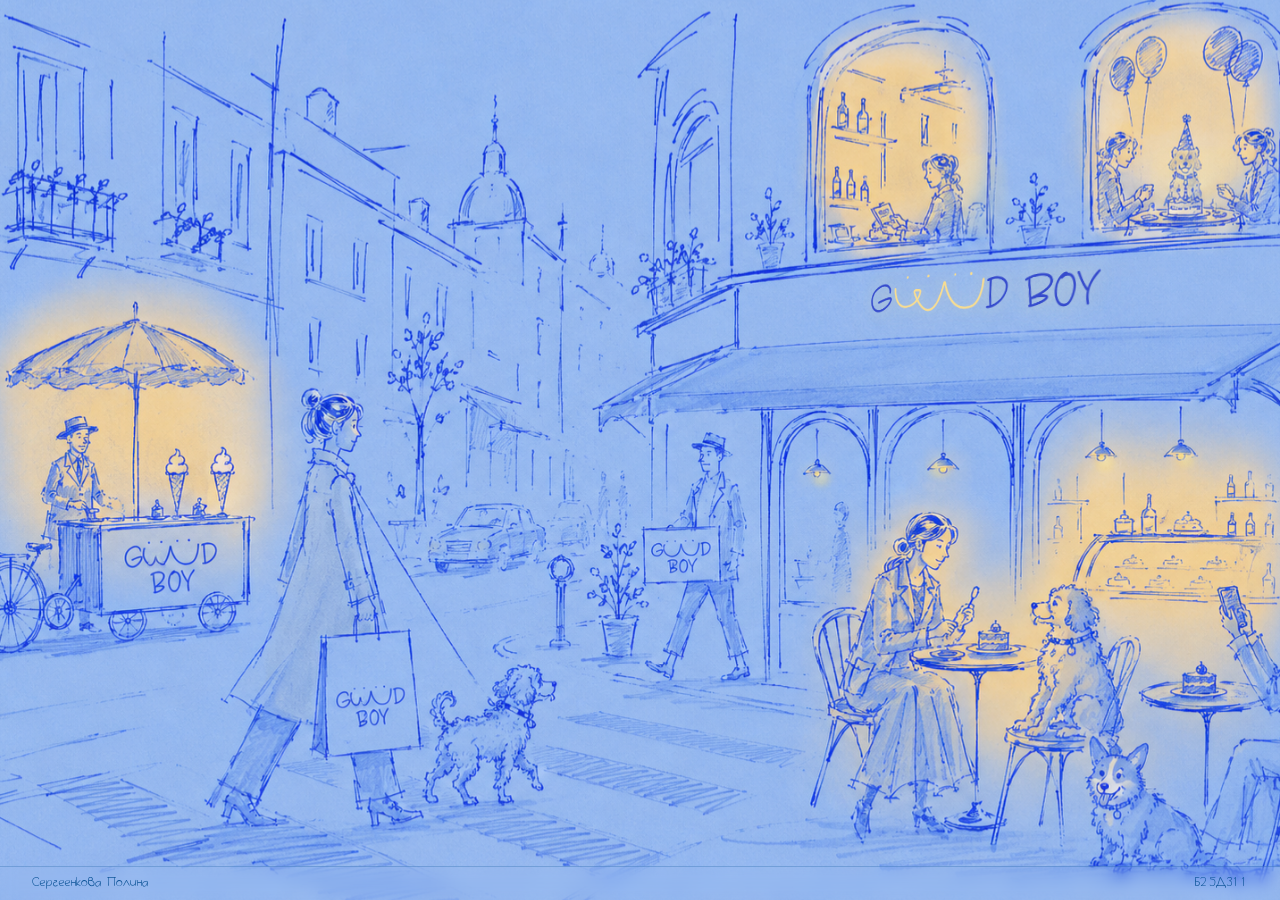
<file: index.html>
<!doctype html>
<html lang="ru">
  <head>
    <meta charset="UTF-8" />
    <meta name="viewport" content="width=device-width, initial-scale=1.0" />
    <title>Арт-практика</title>
    <link rel="stylesheet" href="./styles.css?v=83" />
  </head>
  <body>
    <main class="app" aria-live="polite">
      <section class="stage" aria-label="Интерактивная сцена">
        <img class="scene scene-current" alt="" draggable="false" />
        <img class="scene scene-next" alt="" draggable="false" />
        <svg class="scene-cover-svg" aria-hidden="true" focusable="false">
          <defs>
            <filter id="paper-tear">
              <feTurbulence type="fractalNoise" baseFrequency="0.038" numOctaves="3" seed="8" result="noise" />
              <feDisplacementMap in="SourceGraphic" in2="noise" scale="46" xChannelSelector="R" yChannelSelector="G" />
            </filter>
            <mask id="reveal-mask" maskUnits="userSpaceOnUse">
              <rect class="mask-fill" x="0" y="0" fill="black" />
              <ellipse class="mask-feather" cx="0" cy="0" rx="0" ry="0" fill="white" opacity="0.3" filter="url(#paper-tear)" />
              <ellipse class="mask-hole" cx="0" cy="0" rx="0" ry="0" fill="white" filter="url(#paper-tear)" />
            </mask>
          </defs>
          <image class="scene-cover-image" x="0" y="0" preserveAspectRatio="xMidYMid slice" mask="url(#reveal-mask)" />
        </svg>

        <div class="reveal-edge" aria-hidden="true"></div>
        <div class="veil" aria-hidden="true"></div>
        <div class="ambient-layer" aria-hidden="true"></div>
        <div class="cake-game-layer" aria-label="Мини-игра приготовления торта"></div>
        <div class="cake-game-ui-layer" aria-label="Интерфейс мини-игры"></div>
        <div class="sign-layer" aria-hidden="true">
          <img class="store-sign" src="./assets/overlays/sign.png" alt="" draggable="false" />
        </div>

        <header class="topbar">
          <button class="nav-button home-button" type="button">Главная</button>
        </header>

        <div class="hotspots" aria-label="Переходы по объектам"></div>
        <div class="scene-actions" aria-label="Кнопки сцены"></div>

        <section class="menu-panel" aria-label="Меню десертов" aria-hidden="true">
          <button class="menu-close" type="button" aria-label="Закрыть меню">×</button>
          <div class="menu-heading">
            <p class="scene-kicker">Special menu</p>
            <h2>GOOD BOY</h2>
          </div>
          <div class="menu-tabs" role="tablist" aria-label="Разделы меню"></div>
          <div class="catalog-track" aria-live="polite"></div>
        </section>

        <section class="story-panel" aria-label="Праздничное окно" aria-hidden="true">
          <button class="story-close" type="button" aria-label="Закрыть окно">×</button>
          <div class="cake-builder" aria-live="polite"></div>
        </section>

        <footer class="site-footer">
          <span class="site-footer-name">Сергеенкова Полина</span>
          <span class="site-footer-id">Б25ДЗ11</span>
        </footer>
      </section>
    </main>

    <script src="./script.js?v=83"></script>
  </body>
</html>
</file>
<file: styles.css>
@font-face {
  font-family: "Zeequada";
  src: url("./assets/fonts/ofont.ru_Zeequada.ttf") format("truetype");
  font-weight: 400;
  font-style: normal;
}

@font-face {
  font-family: "Some Notes";
  src: url("./assets/fonts/ofont.ru_Zeequada 2.ttf") format("truetype");
  font-weight: 400;
  font-style: normal;
}
:root {
  --ink: #064f93;
  --paper: #d9f1ff;
  --cream: #fff7bd;
  --glow: #fff071;
  --line: rgba(6, 79, 147, 0.42);
}

@property --wind-x {
  syntax: "<length>";
  inherits: true;
  initial-value: 0px;
}

@property --wind-y {
  syntax: "<length>";
  inherits: true;
  initial-value: 0px;
}

@property --wind-blur {
  syntax: "<length>";
  inherits: true;
  initial-value: 0px;
}

* {
  box-sizing: border-box;
}

html,
body {
  width: 100%;
  height: 100%;
  margin: 0;
}

body {
  min-width: 1024px;
  overflow: hidden;
  background: #d9f1ff;
  color: var(--ink);
  font-family: "Zeequada", Georgia, "Times New Roman", serif;
  transition: background 450ms ease;
}

body[data-scene="3"] {
  background: #bbf1d7;
}

button {
  font: inherit;
}

.app,
.stage {
  width: 100vw;
  height: 100vh;
}

.stage {
  position: relative;
  overflow: hidden;
  background: var(--paper);
  --scene-left: 0px;
  --scene-top: 0px;
  --scene-fit-scale: 1;
  --art-width: 1440px;
  --art-height: 1024px;
  --parallax-x: 0px;
  --parallax-y: 0px;
  --wind-x: 0px;
  --wind-y: 0px;
  --wind-blur: 0px;
  --reveal: 0px;
  --reveal-rx: 0px;
  --reveal-ry: 0px;
  --footer-surface: var(--scene-surface);
  --footer-ink: var(--ink);
  animation: wind-scene 14000ms cubic-bezier(0.45, 0, 0.55, 1) infinite;
  transition: background 450ms ease;
}

.scene {
  position: absolute;
  inset: -2%;
  width: 104%;
  height: 104%;
  object-fit: cover;
  user-select: none;
  filter: blur(var(--wind-blur));
  transform: translate3d(
      calc(var(--parallax-x) + var(--wind-x)),
      calc(var(--parallax-y) + var(--wind-y)),
      0
    )
    scale(var(--scene-scale, 1));
  transform-origin: 50% 50%;
  transition: filter 650ms ease;
  will-change: transform, filter;
}

.scene-current {
  z-index: 1;
}

.scene-next {
  z-index: 2;
  opacity: 0;
  --scene-scale: 1.02;
  filter: blur(calc(2px + var(--wind-blur)));
}

.stage.is-transitioning .scene-current {
  filter: blur(0);
  --scene-scale: 1;
}

.stage.is-transitioning .scene-next {
  opacity: 0;
  filter: blur(var(--wind-blur));
  --scene-scale: 1;
}

.scene-cover-svg {
  position: absolute;
  z-index: 2;
  inset: calc(var(--scene-overscan) * -1);
  width: calc(100% + var(--scene-overscan) * 2);
  height: calc(100% + var(--scene-overscan) * 2);
  pointer-events: none;
  opacity: 0;
  filter: blur(var(--wind-blur));
  transform: translate3d(
    calc(var(--parallax-x) + var(--wind-x)),
    calc(var(--parallax-y) + var(--wind-y)),
    0
  );
  will-change: transform, filter;
}

.stage.is-transitioning .scene-cover-svg {
  opacity: 1;
}

.scene-cover-image {
  width: 100%;
  height: 100%;
}

.reveal-edge {
  display: none;
}

.reveal-edge::before,
.reveal-edge::after {
  display: none;
}

.reveal-edge::after {
  display: none;
}

.stage.is-transitioning .reveal-edge {
  opacity: 0;
}

.veil {
  display: none;
}

.stage.is-transitioning .veil {
  opacity: 0;
}

.ambient-layer {
  position: absolute;
  z-index: 3;
  left: 0;
  top: 0;
  width: var(--art-width);
  height: var(--art-height);
  pointer-events: none;
  opacity: 0;
  transform: translate3d(
      calc(var(--scene-left) + var(--parallax-x) + var(--wind-x)),
      calc(var(--scene-top) + var(--parallax-y) + var(--wind-y)),
      0
    )
    scale(var(--scene-fit-scale));
  transform-origin: 0 0;
  will-change: transform;
  transition: opacity 600ms ease;
}

.sign-layer {
  position: absolute;
  z-index: 4;
  left: 0;
  top: 0;
  width: var(--art-width);
  height: var(--art-height);
  pointer-events: none;
  opacity: 0;
  transform: translate3d(
      calc(var(--scene-left) + var(--parallax-x) + var(--wind-x)),
      calc(var(--scene-top) + var(--parallax-y) + var(--wind-y)),
      0
    )
    scale(var(--scene-fit-scale));
  transform-origin: 0 0;
  will-change: transform;
  transition: opacity 600ms ease;
}

.cake-game-ui-layer {
  position: absolute;
  z-index: 8;
  inset: 0;
  pointer-events: none;
  opacity: 0;
  transition: opacity 500ms ease;
}

.stage[data-scene="3"] .cake-game-ui-layer {
  opacity: 1;
}

.cake-game-ui {
  position: absolute;
  inset: 0;
  color: #114b3b;
  font-family: "Zeequada", "Some Notes", Georgia, serif;
  pointer-events: none;
}

.cake-game-ui > * {
  pointer-events: auto;
}

.cake-game-layer {
  position: absolute;
  z-index: 7;
  left: 0;
  top: 0;
  width: var(--art-width);
  height: var(--art-height);
  pointer-events: none;
  opacity: 0;
  transform: translate3d(
      calc(var(--scene-left) + var(--parallax-x) + var(--wind-x)),
      calc(var(--scene-top) + var(--parallax-y) + var(--wind-y)),
      0
    )
    scale(var(--scene-fit-scale));
  transform-origin: 0 0;
  transition: opacity 500ms ease;
}

.stage[data-scene="3"] {
  --scene-surface: #bbf1d7;
  --ink: #114b3b;
  --line: rgba(17, 75, 59, 0.38);
  background: var(--scene-surface);
}

.stage[data-scene="2"] {
  --footer-surface: #ffb4b4;
  --footer-ink: #8f1f1f;
}

.stage[data-scene="4"] {
  --footer-surface: #ffc98a;
  --footer-ink: #9a4508;
}

.stage[data-scene="5"] {
  --footer-surface: #d4c0ff;
  --footer-ink: #5a2790;
}

.stage[data-scene="3"] .cake-game-layer {
  opacity: 1;
  pointer-events: auto;
}

.stage[data-scene="3"] .hotspots {
  pointer-events: none;
}

.stage[data-scene="1"] .sign-layer {
  opacity: 1;
}

.stage.is-transitioning .sign-layer {
  opacity: 0;
}

.store-sign {
  position: absolute;
  left: 884px;
  top: 300px;
  width: 392px;
  height: auto;
  filter: drop-shadow(0 0 8px rgba(255, 236, 148, 0.42))
    drop-shadow(0 0 20px rgba(255, 220, 95, 0.26));
  opacity: 0.94;
  transform: perspective(500px) rotateX(3deg) rotateY(-27deg) rotateZ(-2.2deg)
    skewX(-6deg) skewY(0.8deg);
  transform-origin: 55% 52%;
  animation: sign-glow 4200ms ease-in-out infinite;
}

.stage[data-scene="1"] .ambient-layer,
.stage[data-scene="2"] .ambient-layer,
.stage[data-scene="4"] .ambient-layer,
.stage[data-scene="5"] .ambient-layer {
  opacity: 1;
}

.stage.is-transitioning .ambient-layer {
  opacity: 0;
}

.stage.is-transitioning .cake-game-layer,
.stage.is-transitioning .cake-game-ui-layer {
  opacity: 0;
  pointer-events: none;
}

.smoke {
  position: absolute;
  left: var(--art-x);
  top: var(--art-y);
  width: var(--size);
  height: var(--size);
  border-radius: 48% 52% 55% 45% / 56% 42% 58% 44%;
  background:
    radial-gradient(
      circle at 42% 42%,
      rgba(255, 250, 205, 0.68),
      rgba(255, 226, 139, 0.38) 38%,
      rgba(255, 226, 139, 0) 72%
    ),
    radial-gradient(
      circle at 68% 58%,
      rgba(255, 246, 190, 0.36),
      rgba(255, 215, 116, 0) 56%
    );
  filter: blur(2.2px);
  opacity: 0;
  transform: translate(-50%, -50%) scale(0.35);
  animation: smoke-rise var(--duration) ease-out infinite;
  animation-delay: var(--delay);
}

.smoke::after {
  content: "";
  position: absolute;
  inset: 18% 22% 12% 14%;
  border-radius: 50%;
  background: rgba(255, 241, 169, 0.32);
  filter: blur(5px);
}

.leaf {
  position: absolute;
  left: var(--art-x);
  top: var(--art-y);
  width: var(--w);
  height: 2px;
  border-radius: 999px;
  background: rgba(5, 92, 180, 0.42);
  box-shadow: 0 0 5px rgba(174, 214, 255, 0.34);
  transform-origin: 50% 50%;
  animation: leaf-sway var(--duration) ease-in-out infinite;
  animation-delay: var(--delay);
}

.headlight {
  position: absolute;
  left: var(--art-x);
  top: var(--art-y);
  width: var(--size);
  height: calc(var(--size) * 0.64);
  border-radius: 999px;
  background: radial-gradient(
    circle,
    rgba(255, 245, 153, 0.95),
    rgba(255, 214, 86, 0.48) 38%,
    rgba(255, 214, 86, 0) 74%
  );
  filter: blur(2px);
  opacity: 0.18;
  transform: translate(-50%, -50%) rotate(-8deg) scale(0.72);
  animation: headlight-blink 2300ms ease-in-out infinite;
  animation-delay: var(--delay);
}

.headlight::after {
  content: "";
  position: absolute;
  left: 42%;
  top: 50%;
  width: calc(var(--size) * 2.1);
  height: calc(var(--size) * 0.86);
  border-radius: 999px;
  background: radial-gradient(
    ellipse at left,
    rgba(255, 234, 122, 0.24),
    rgba(255, 234, 122, 0) 68%
  );
  transform: translateY(-50%);
}

.cafe-light {
  position: absolute;
  left: var(--art-x);
  top: var(--art-y);
  width: var(--size);
  height: calc(var(--size) * 0.78);
  border-radius: 50%;
  background:
    radial-gradient(
      circle at 50% 35%,
      rgba(255, 248, 179, 0.9),
      rgba(255, 221, 104, 0.46) 42%,
      rgba(255, 221, 104, 0) 74%
    ),
    radial-gradient(
      ellipse at 50% 80%,
      rgba(255, 239, 160, 0.28),
      rgba(255, 239, 160, 0) 70%
    );
  filter: blur(3.5px);
  opacity: 0.5;
  transform: translate(-50%, -50%) scale(0.82);
  animation: cafe-light-flicker 3600ms ease-in-out infinite;
  animation-delay: var(--delay);
}

.window-light {
  position: absolute;
  left: var(--art-x);
  top: var(--art-y);
  width: var(--w);
  height: var(--h);
  border-radius: 18px;
  background:
    radial-gradient(
      ellipse at 50% 42%,
      rgba(255, 237, 139, 0.44),
      rgba(255, 218, 104, 0.24) 52%,
      rgba(255, 218, 104, 0) 78%
    ),
    linear-gradient(180deg, rgba(255, 249, 190, 0.16), rgba(255, 215, 91, 0.1));
  filter: blur(2.5px);
  opacity: 0.38;
  transform: translate(-50%, -50%) scale(0.96);
  animation: window-glow 5200ms ease-in-out infinite;
  animation-delay: var(--delay);
  mix-blend-mode: screen;
}

.stage[data-scene="5"] .window-light {
  background:
    radial-gradient(
      ellipse at 50% 44%,
      rgba(255, 240, 154, 0.58),
      rgba(255, 216, 96, 0.34) 52%,
      rgba(255, 216, 96, 0) 78%
    ),
    linear-gradient(180deg, rgba(255, 249, 190, 0.26), rgba(255, 215, 91, 0.14));
  filter: blur(3px);
  opacity: 0.22;
  animation-name: ice-window-glow;
  animation-duration: 4600ms;
}

.pendant-light {
  position: absolute;
  left: var(--art-x);
  top: var(--art-y);
  width: var(--size);
  height: calc(var(--size) * 0.58);
  border-radius: 50%;
  background:
    radial-gradient(
      circle at 50% 40%,
      rgba(255, 247, 178, 0.9),
      rgba(255, 221, 103, 0.42) 42%,
      rgba(255, 221, 103, 0) 72%
    ),
    radial-gradient(
      ellipse at 50% 100%,
      rgba(255, 224, 122, 0.28),
      rgba(255, 224, 122, 0) 74%
    );
  filter: blur(3px);
  opacity: 0.42;
  transform: translate(-50%, -50%) scale(0.82);
  animation: pendant-light-flicker 3300ms ease-in-out infinite;
  animation-delay: var(--delay);
  mix-blend-mode: screen;
}

.pendant-light::after {
  content: "";
  position: absolute;
  inset: -22% -14% -34%;
  border-radius: 50%;
  background: radial-gradient(
    ellipse at 50% 45%,
    rgba(255, 242, 154, 0.42),
    rgba(255, 219, 112, 0.18) 42%,
    rgba(255, 219, 112, 0) 72%
  );
  filter: blur(6px);
  animation: pendant-halo-drift 2600ms ease-in-out infinite;
  animation-delay: var(--delay);
}

.showcase-light {
  position: absolute;
  left: var(--art-x);
  top: var(--art-y);
  width: var(--w);
  height: var(--h);
  border-radius: 999px;
  background:
    radial-gradient(
      ellipse at 34% 48%,
      rgba(255, 247, 186, 0.5),
      rgba(255, 216, 110, 0.24) 36%,
      rgba(255, 216, 110, 0) 68%
    ),
    radial-gradient(
      ellipse at 68% 52%,
      rgba(255, 238, 153, 0.34),
      rgba(255, 216, 110, 0.16) 38%,
      rgba(255, 216, 110, 0) 70%
    ),
    linear-gradient(
      90deg,
      rgba(255, 236, 145, 0),
      rgba(255, 236, 145, 0.2),
      rgba(255, 236, 145, 0)
    );
  background-size:
    130% 100%,
    120% 100%,
    100% 100%;
  background-position:
    0% 50%,
    100% 50%,
    50% 50%;
  filter: blur(8px);
  opacity: 0.36;
  transform: translate(-50%, -50%) scale(0.96);
  animation: showcase-light-sweep 4200ms ease-in-out infinite;
  animation-delay: var(--delay);
  mix-blend-mode: screen;
}

.candle-flame {
  position: absolute;
  left: var(--art-x);
  top: var(--art-y);
  width: var(--size);
  height: calc(var(--size) * 1.45);
  border-radius: 55% 45% 58% 42% / 66% 64% 36% 34%;
  background:
    radial-gradient(
      circle at 50% 64%,
      rgba(255, 255, 218, 0.98),
      rgba(255, 247, 166, 0.72) 28%,
      rgba(255, 177, 62, 0) 66%
    ),
    radial-gradient(
      ellipse at 50% 42%,
      rgba(255, 139, 28, 0.94),
      rgba(255, 198, 71, 0.56) 46%,
      rgba(255, 198, 71, 0) 72%
    );
  filter: blur(0.45px);
  opacity: 0.78;
  transform: translate(-50%, -92%) rotate(-7deg) scale(0.82);
  transform-origin: 50% 92%;
  animation: candle-flame-flicker 1500ms ease-in-out infinite;
  animation-delay: var(--delay);
  mix-blend-mode: screen;
}

.candle-flame::after {
  content: "";
  position: absolute;
  inset: -70% -95% -42%;
  border-radius: 50%;
  background: radial-gradient(
    circle,
    rgba(255, 225, 98, 0.34),
    rgba(255, 185, 66, 0.12) 42%,
    rgba(255, 185, 66, 0) 72%
  );
  filter: blur(6px);
  z-index: -1;
}

.topbar {
  position: absolute;
  z-index: 8;
  top: 24px;
  left: 32px;
  right: 32px;
  display: grid;
  grid-template-columns: 140px;
  align-items: center;
  pointer-events: none;
}

.topbar > :not(.home-button),
.scene-count {
  display: none !important;
}

.nav-button {
  pointer-events: auto;
  border: 1px solid var(--line);
  background: rgba(255, 247, 189, 0.84);
  color: var(--ink);
  min-height: 34px;
  padding: 6px 18px;
  cursor: pointer;
  box-shadow: 0 2px 0 rgba(6, 79, 147, 0.16);
}

.nav-button:hover,
.nav-button:focus-visible {
  background: #fff6a0;
  outline: 2px solid rgba(255, 240, 113, 0.85);
  outline-offset: 3px;
}

.hotspots {
  position: absolute;
  inset: 0;
  z-index: 6;
}

.scene-actions {
  position: absolute;
  z-index: 7;
  left: 0;
  top: 0;
  width: var(--art-width);
  height: var(--art-height);
  pointer-events: none;
  transform: translate3d(
      calc(var(--scene-left) + var(--parallax-x) + var(--wind-x)),
      calc(var(--scene-top) + var(--parallax-y) + var(--wind-y)),
      0
    )
    scale(var(--scene-fit-scale));
  transform-origin: 0 0;
  will-change: transform;
}

.stage.is-transitioning .scene-actions {
  opacity: 0;
}

.scene-button {
  position: absolute;
  left: var(--art-x);
  top: var(--art-y);
  min-width: 96px;
  height: 42px;
  border: 1px solid rgba(6, 79, 147, 0.52);
  border-radius: 4px;
  padding: 0 22px;
  background:
    linear-gradient(
      180deg,
      rgba(255, 251, 207, 0.94),
      rgba(255, 238, 159, 0.78)
    ),
    rgba(255, 247, 189, 0.86);
  color: var(--ink);
  cursor: pointer;
  pointer-events: auto;
  box-shadow:
    0 2px 0 rgba(6, 79, 147, 0.18),
    0 0 18px rgba(255, 228, 103, 0.28);
  text-align: center;
  transform: translate(-50%, -50%) rotate(-2deg);
  animation: scene-button-breathe 3200ms ease-in-out infinite;
}

.scene-button::before,
.scene-button::after {
  content: "";
  position: absolute;
  inset: 4px;
  border: 1px solid rgba(6, 79, 147, 0.24);
  border-radius: 3px;
  pointer-events: none;
}

.scene-button::after {
  inset: -9px;
  border-color: rgba(255, 236, 122, 0.42);
  filter: blur(3px);
  opacity: 0.52;
}

.scene-button:hover,
.scene-button:focus-visible {
  background: linear-gradient(
    180deg,
    rgba(255, 252, 218, 0.98),
    rgba(255, 239, 151, 0.9)
  );
  outline: 2px solid rgba(255, 240, 113, 0.82);
  outline-offset: 4px;
  box-shadow:
    0 2px 0 rgba(6, 79, 147, 0.18),
    0 0 24px rgba(255, 226, 83, 0.42);
}

.scene-button-paw {
  display: grid;
  place-items: center;
  min-width: 0;
  width: 58px;
  height: 58px;
  padding: 0;
  border-radius: 50%;
  border-color: rgba(6, 79, 147, 0.38);
  transform: translate(-50%, -50%) rotate(-4deg);
}

.scene-button-paw::before {
  inset: 7px;
  border-radius: 50%;
}

.scene-button-paw::after {
  inset: 12px -18px -8px;
  border: 0;
  border-radius: 999px;
  background: radial-gradient(
    ellipse at 50% 55%,
    rgba(255, 237, 130, 0.54),
    rgba(255, 223, 96, 0.22) 45%,
    rgba(255, 223, 96, 0) 74%
  );
  filter: blur(8px);
  opacity: 0.74;
  z-index: -1;
}

.paw-mark {
  position: relative;
  display: block;
  width: 31px;
  height: 29px;
  transform: rotate(-8deg);
}

.paw-mark::before {
  content: "";
  position: absolute;
  left: 8px;
  top: 13px;
  width: 15px;
  height: 13px;
  border-radius: 54% 46% 58% 42% / 62% 58% 42% 38%;
  border: 1.25px solid rgba(6, 79, 147, 0.9);
  background: transparent;
}

.paw-mark i {
  position: absolute;
  display: block;
  width: 8px;
  height: 10px;
  border-radius: 50%;
  border: 1.25px solid rgba(6, 79, 147, 0.9);
  background: transparent;
}

.paw-mark i:nth-child(1) {
  left: 1px;
  top: 8px;
  transform: rotate(-28deg);
}

.paw-mark i:nth-child(2) {
  left: 8px;
  top: 1px;
  transform: rotate(-10deg);
}

.paw-mark i:nth-child(3) {
  right: 8px;
  top: 1px;
  transform: rotate(10deg);
}

.paw-mark i:nth-child(4) {
  right: 1px;
  top: 8px;
  transform: rotate(28deg);
}

.hotspot {
  position: absolute;
  left: var(--x);
  top: var(--y);
  width: var(--width);
  height: var(--height);
  border: 0;
  border-radius: 47% 53% 49% 51% / 54% 46% 52% 48%;
  padding: 0;
  background: transparent;
  cursor: pointer;
  transform: translate(-50%, -50%) rotate(var(--rotate));
}

.hotspot::before {
  display: none;
}

.hotspot::after {
  display: none;
}

.hotspot span {
  display: none;
}

.hotspot:hover::before,
.hotspot:focus-visible::before {
  display: none;
}

.hotspot:hover,
.hotspot:focus-visible {
  filter: none;
  transform: translate(-50%, -50%) rotate(var(--rotate));
}

.hotspot:focus-visible {
  outline: none;
}

.scene-kicker {
  margin: 0 0 6px;
  font-size: 13px;
  text-transform: uppercase;
}

.menu-panel,
.story-panel {
  position: fixed;
  z-index: 10;
  right: 34px;
  top: 36px;
  bottom: auto;
  width: min(520px, 42vw);
  max-height: calc(100vh - 72px);
  display: grid;
  grid-template-rows: auto auto auto;
  gap: 14px;
  padding: 24px 26px 22px;
  border: 1px solid rgba(6, 79, 147, 0.46);
  background:
    radial-gradient(
      circle at 16% 8%,
      rgba(255, 244, 212, 0.86),
      rgba(255, 244, 212, 0) 34%
    ),
    linear-gradient(180deg, rgba(255, 249, 224, 0.9), rgba(226, 244, 255, 0.8)),
    rgba(255, 247, 189, 0.78);
  color: var(--ink);
  font-family: "Some Notes", "Zeequada", Georgia, "Times New Roman", serif;
  box-shadow:
    0 10px 32px rgba(6, 79, 147, 0.14),
    0 0 36px rgba(255, 221, 107, 0.2);
  backdrop-filter: blur(8px);
  opacity: 0;
  transform: translateY(16px) scale(0.98);
  pointer-events: none;
  overflow: hidden;
  transition:
    opacity 360ms ease,
    transform 360ms cubic-bezier(0.22, 1, 0.36, 1);
}

.menu-panel.is-open,
.story-panel.is-open {
  opacity: 1;
  transform: translateY(0) scale(1);
  pointer-events: auto;
}

.story-panel {
  width: min(590px, 44vw);
  grid-template-rows: auto;
  gap: 12px;
  padding: 20px 24px 18px;
  overflow-y: auto;
  scrollbar-color: rgba(6, 79, 147, 0.34) transparent;
}

.menu-heading h2,
.story-panel h2 {
  margin: 0;
  font-size: 44px;
  line-height: 1;
  letter-spacing: 0;
  text-shadow: 0 1px 0 rgba(255, 255, 255, 0.5);
}

.story-copy {
  margin: 0;
  font-family: "Zeequada", "Some Notes", Georgia, serif;
  font-size: 17px;
  line-height: 1.28;
}

.cake-builder {
  display: grid;
  gap: 12px;
}

.cake-builder-header {
  display: grid;
  gap: 7px;
  padding-right: 18px;
}

.cake-builder-header h2 {
  max-width: 13em;
  font-size: 36px;
}

.cake-final-title {
  margin: 0;
  color: #0b50af;
  font-size: 42px;
  line-height: 1;
  letter-spacing: 0;
  text-shadow: 0 1px 0 rgba(255, 255, 255, 0.5);
}

.cake-progress {
  display: flex;
  gap: 8px;
  align-items: center;
}

.cake-progress span {
  display: block;
  width: 36px;
  height: 4px;
  border-radius: 999px;
  background: rgba(6, 79, 147, 0.18);
}

.cake-progress span.is-active {
  background: linear-gradient(
    90deg,
    rgba(255, 111, 32, 0.86),
    rgba(255, 202, 69, 0.82)
  );
  box-shadow: 0 0 12px rgba(255, 202, 69, 0.36);
}

.cake-options {
  display: grid;
  grid-template-columns: repeat(auto-fit, minmax(126px, 1fr));
  gap: 10px;
}

.cake-option {
  display: grid;
  grid-template-rows: 86px auto auto;
  gap: 8px;
  align-items: start;
  min-height: 158px;
  padding: 10px;
  border: 1px solid rgba(6, 79, 147, 0.28);
  border-radius: 14px;
  background:
    linear-gradient(
      180deg,
      rgba(255, 255, 247, 0.68),
      rgba(255, 245, 213, 0.48)
    ),
    rgba(255, 255, 255, 0.36);
  color: var(--ink);
  cursor: pointer;
  text-align: center;
  box-shadow: 0 4px 14px rgba(6, 79, 147, 0.06);
}

.cake-option[aria-pressed="true"] {
  border-color: rgba(255, 111, 32, 0.58);
  background:
    radial-gradient(
      circle at 95% 10%,
      rgba(255, 213, 87, 0.42),
      rgba(255, 213, 87, 0) 34%
    ),
    rgba(255, 248, 207, 0.86);
}

.cake-option:disabled {
  cursor: not-allowed;
  opacity: 0.42;
  filter: saturate(0.55);
}

.cake-option:disabled .cake-visual {
  opacity: 0.64;
}

.cake-option-text {
  font-family: "Zeequada", "Some Notes", Georgia, serif;
  font-size: 16px;
  line-height: 1.18;
}

.cake-option small {
  margin-top: -4px;
  font-family: "Zeequada", Georgia, serif;
  font-size: 13px;
  opacity: 0.82;
}

.cake-visual {
  position: relative;
  display: block;
  width: 100%;
  height: 86px;
  border: 1px solid rgba(6, 79, 147, 0.18);
  border-radius: 14px;
  background:
    radial-gradient(
      circle at 50% 52%,
      rgba(255, 255, 247, 0.9),
      rgba(226, 244, 255, 0.34) 70%
    ),
    rgba(255, 255, 255, 0.34);
  overflow: hidden;
}

.cake-visual::before,
.cake-visual::after {
  content: "";
  position: absolute;
  display: block;
}

.flavor-peanut,
.flavor-pumpkin,
.flavor-apple,
.flavor-carrot,
.flavor-chicken {
  background-image: url("./assets/cake-builder/filling-slices.png");
  background-size: 500% auto;
  background-repeat: no-repeat;
}

.flavor-peanut::before,
.flavor-peanut::after,
.flavor-pumpkin::before,
.flavor-pumpkin::after,
.flavor-apple::before,
.flavor-apple::after,
.flavor-carrot::before,
.flavor-carrot::after,
.flavor-chicken::before,
.flavor-chicken::after {
  display: none;
}

.flavor-peanut {
  background-position: 0% 50%;
}

.flavor-pumpkin {
  background-position: 25% 50%;
}

.flavor-apple {
  background-position: 50% 50%;
}

.flavor-carrot {
  background-position: 75% 50%;
}

.flavor-chicken {
  background-position: 100% 50%;
}

.shape-one::before,
.shape-two::before,
.shape-tall::before {
  display: none;
}

.shape-one,
.shape-two,
.shape-tall {
  background-image: url("./assets/cake-builder/tier-options.png");
  background-repeat: no-repeat;
  background-size: 300% auto;
}

.shape-one {
  background-position: 0% 52%;
}

.shape-two {
  background-position: 50% 52%;
}

.shape-tall {
  background-position: 100% 52%;
}

.cake-action {
  justify-self: start;
  min-height: 38px;
  border: 1px solid rgba(6, 79, 147, 0.42);
  border-radius: 999px;
  padding: 8px 18px 9px;
  background:
    linear-gradient(
      180deg,
      rgba(255, 252, 220, 0.96),
      rgba(255, 235, 143, 0.78)
    ),
    rgba(255, 247, 189, 0.84);
  color: var(--ink);
  cursor: pointer;
  box-shadow:
    0 2px 0 rgba(6, 79, 147, 0.12),
    0 0 18px rgba(255, 226, 83, 0.22);
}

.cake-action:disabled {
  cursor: not-allowed;
  opacity: 0.45;
  box-shadow: none;
}

.cake-action:not(:disabled):hover,
.cake-action:not(:disabled):focus-visible,
.cake-option:not(:disabled):hover,
.cake-option:not(:disabled):focus-visible {
  outline: 2px solid rgba(255, 240, 113, 0.72);
  outline-offset: 3px;
}

.cake-upload-zone {
  display: grid;
  justify-items: center;
  gap: 12px;
  padding: 18px;
  border: 1px dashed rgba(6, 79, 147, 0.34);
  border-radius: 18px;
  background: rgba(255, 255, 255, 0.28);
}

.cake-upload-button::before {
  content: "📎";
  margin-right: 7px;
}

.pet-photo-card {
  width: min(250px, 78%);
  aspect-ratio: 4 / 5;
  display: grid;
  place-items: center;
  border: 1px solid rgba(6, 79, 147, 0.3);
  border-radius: 18px;
  background:
    radial-gradient(
      circle at 50% 42%,
      rgba(255, 248, 232, 0.92),
      rgba(226, 244, 255, 0.64) 68%
    ),
    rgba(255, 255, 255, 0.6);
  box-shadow: 0 10px 24px rgba(6, 79, 147, 0.1);
  overflow: hidden;
}

.pet-photo {
  width: 100%;
  height: 100%;
  display: block;
  object-fit: cover;
  object-position: 50% 38%;
  user-select: none;
}

.pet-portrait,
.custom-cake {
  position: relative;
  width: 132px;
  height: 118px;
}

.pet-head,
.pet-ear-left,
.pet-ear-right {
  position: absolute;
  display: block;
  background: #fff7df;
  border: 2px solid rgba(6, 79, 147, 0.66);
}

.pet-head {
  left: 33px;
  top: 24px;
  width: 66px;
  height: 66px;
  border-radius: 48% 52% 45% 55% / 44% 44% 56% 56%;
}

.pet-head::before,
.pet-head::after {
  content: "";
  position: absolute;
  top: 25px;
  width: 5px;
  height: 5px;
  border-radius: 50%;
  background: #0b315d;
}

.pet-head::before {
  left: 20px;
}

.pet-head::after {
  right: 20px;
}

.pet-ear-left,
.pet-ear-right {
  top: 26px;
  width: 32px;
  height: 54px;
  background: #f5b26b;
  border-radius: 54% 46% 62% 38% / 44% 46% 54% 56%;
}

.pet-ear-left {
  left: 11px;
  transform: rotate(18deg);
}

.pet-ear-right {
  right: 11px;
  transform: rotate(-18deg);
}

.cake-success {
  margin: 0;
  color: #0b50af;
  font-family: "Zeequada", Georgia, serif;
  font-size: 18px;
}

.cake-result {
  display: grid;
  justify-items: center;
  gap: 5px;
  padding: 18px 16px;
  border: 1px solid rgba(6, 79, 147, 0.26);
  border-radius: 20px;
  background: rgba(255, 255, 255, 0.32);
}

.custom-cake-photo {
  display: block;
  width: min(280px, 86%);
  max-height: 300px;
  object-fit: contain;
  filter: drop-shadow(0 12px 16px rgba(6, 79, 147, 0.12));
  user-select: none;
}

.cake-summary h4 {
  margin: 0;
  color: #0b50af;
  font-size: 21px;
  font-weight: 400;
}

.custom-cake {
  width: 112px;
  height: 96px;
}

.cake-base,
.cake-face,
.cake-ears,
.cake-candle {
  position: absolute;
  display: block;
}

.cake-base {
  left: 8px;
  right: 8px;
  bottom: 8px;
  height: 38px;
  border: 2px solid rgba(6, 79, 147, 0.62);
  border-radius: 50% 50% 18px 18px / 36% 36% 18px 18px;
  background:
    radial-gradient(circle at 28% 30%, #f5b26b 0 6px, transparent 7px),
    radial-gradient(circle at 64% 26%, #f5b26b 0 5px, transparent 6px),
    linear-gradient(180deg, #fff7df, #ffe4b9);
}

.cake-face {
  left: 37px;
  top: 16px;
  width: 38px;
  height: 36px;
  border: 2px solid rgba(6, 79, 147, 0.62);
  border-radius: 48% 52% 50% 50%;
  background: #fff7df;
}

.cake-face::before,
.cake-face::after {
  content: "";
  position: absolute;
  top: 15px;
  width: 4px;
  height: 4px;
  border-radius: 50%;
  background: #0b315d;
}

.cake-face::before {
  left: 10px;
}

.cake-face::after {
  right: 10px;
}

.cake-ears::before,
.cake-ears::after {
  content: "";
  position: absolute;
  top: 22px;
  width: 24px;
  height: 36px;
  border: 2px solid rgba(6, 79, 147, 0.62);
  border-radius: 50%;
  background: #f5b26b;
}

.cake-ears::before {
  left: 18px;
  transform: rotate(18deg);
}

.cake-ears::after {
  left: 71px;
  transform: rotate(-18deg);
}

.cake-candle {
  left: 53px;
  top: 0;
  width: 7px;
  height: 20px;
  border-radius: 999px;
  background: #0b50af;
}

.cake-candle::before {
  content: "";
  position: absolute;
  left: -5px;
  top: -12px;
  width: 17px;
  height: 17px;
  border-radius: 50% 50% 50% 0;
  background: #ff6f20;
  transform: rotate(-45deg);
  box-shadow: 0 0 16px rgba(255, 202, 69, 0.66);
}

.cake-summary {
  display: grid;
  gap: 2px;
  padding: 10px 14px;
  border-left: 1px solid rgba(6, 79, 147, 0.28);
}

.cake-summary p {
  margin: 0;
  font-family: "Zeequada", Georgia, serif;
  font-size: 15px;
}

.cake-final-actions {
  display: flex;
  flex-wrap: wrap;
  gap: 10px;
}

.cake-game {
  position: absolute;
  inset: 0;
  color: #114b3b;
  font-family: "Zeequada", "Some Notes", Georgia, serif;
}

.cake-game-intro {
  position: absolute;
  left: clamp(20px, 4vw, 72px);
  top: clamp(88px, 13vh, 186px);
  width: min(430px, calc(50vw - 36px));
  max-width: calc(100% - 40px);
  display: grid;
  gap: 8px;
  padding: clamp(14px, 1.6vw, 18px) clamp(16px, 1.8vw, 22px)
    clamp(16px, 1.8vw, 20px);
  border: 1px solid rgba(17, 75, 59, 0.22);
  border-radius: 18px;
  background: rgba(238, 255, 239, 0.5);
  box-shadow: 0 12px 34px rgba(17, 75, 59, 0.08);
  backdrop-filter: blur(2px);
}

.cake-game-intro h2 {
  margin: 0;
  font-size: clamp(26px, 2.6vw, 38px);
  line-height: 0.96;
  letter-spacing: 0;
}

.cake-game-intro p {
  margin: 0;
  font-size: clamp(15px, 1.3vw, 18px);
  line-height: 1.22;
}

.cake-game-recipe {
  position: absolute;
  right: clamp(20px, 4vw, 54px);
  left: auto;
  top: clamp(80px, 12vh, 152px);
  width: min(332px, calc(46vw - 36px));
  max-width: calc(100% - 40px);
  padding: clamp(14px, 1.6vw, 18px) clamp(16px, 1.8vw, 20px)
    clamp(16px, 1.8vw, 20px);
  border: 1px solid rgba(17, 75, 59, 0.24);
  border-radius: 18px;
  background: rgba(238, 255, 239, 0.58);
  box-shadow: 0 12px 34px rgba(17, 75, 59, 0.08);
  backdrop-filter: blur(2px);
}

.cake-game-recipe h3 {
  margin: 0 0 8px;
  font-size: clamp(24px, 2.2vw, 30px);
  line-height: 1;
  letter-spacing: 0;
}

.cake-game-recipe ol {
  display: grid;
  gap: 4px;
  margin: 0;
  padding-left: 22px;
  font-size: clamp(14px, 1.2vw, 16px);
  line-height: 1.16;
}

.cake-game-recipe li {
  padding-left: 4px;
  opacity: 0.72;
  transition:
    opacity 240ms ease,
    color 240ms ease;
}

.cake-game-recipe li.is-current {
  opacity: 1;
  color: #0c634d;
}

.cake-game-recipe li.is-done {
  opacity: 1;
  color: #0c634d;
  text-decoration: line-through;
  text-decoration-thickness: 1px;
}

.cake-game-recipe li.is-done::marker {
  content: "✓ ";
}

.cake-game-bowl {
  position: absolute;
  left: var(--bowl-left, 724px);
  top: var(--bowl-top, 688px);
  width: var(--bowl-width, 300px);
  height: var(--bowl-height, 214px);
  display: grid;
  place-items: center;
  border: 0;
  background: transparent;
  box-shadow: none;
  transform: translate(-50%, -50%);
  transform-origin: center;
  transition: opacity 90ms ease;
}

.cake-game-bowl.is-added::after {
  content: "";
  position: absolute;
  left: 50%;
  top: 44%;
  width: 90px;
  height: 90px;
  border-radius: 50%;
  background: radial-gradient(
    circle,
    rgba(255, 255, 236, 0.8),
    rgba(255, 255, 236, 0) 66%
  );
  animation: cake-add-pulse 650ms ease-out;
  transform: translate(-50%, -50%);
  pointer-events: none;
}

.cake-game-bowl.is-mixing {
  animation: bowl-mix 820ms ease-in-out infinite;
}

.cake-game-bowl.is-finished {
  width: var(--bowl-finished-width, 360px);
  height: var(--bowl-finished-height, 300px);
  border: 0;
  background: transparent;
  box-shadow: none;
}

.cake-game-bowl.has-state {
  width: var(--bowl-width, 300px);
  height: var(--bowl-height, 214px);
  border: 0;
  background: transparent;
  box-shadow: none;
}

.cake-game-bowl.is-whisked {
  top: var(--bowl-whisked-top, 640px);
  width: var(--bowl-whisked-width, 300px);
  height: var(--bowl-whisked-height, 370px);
}

.cake-game-bowl.is-finished::before,
.cake-game-bowl.is-finished::after,
.cake-game-bowl::before,
.cake-game-bowl.has-state::before,
.cake-game-bowl.has-state::after {
  display: none;
}

.cake-game-bowl img,
.cake-game-bowl-state,
.cake-game-cake {
  width: 100%;
  height: 100%;
  object-fit: contain;
  filter: drop-shadow(0 16px 18px rgba(17, 75, 59, 0.12));
  user-select: none;
}

.cake-game-cake {
  width: 118%;
  height: 118%;
}

.cake-game-frame-player {
  position: absolute;
  left: var(--frame-left);
  top: var(--frame-top);
  width: var(--frame-width);
  height: var(--frame-height);
  display: grid;
  place-items: center;
  pointer-events: none;
  z-index: 5;
  opacity: 1;
  transform: translate(-50%, -50%) scale(1);
  transition:
    opacity 160ms ease,
    transform 160ms ease;
}

.cake-game-frame-player.is-leaving {
  opacity: 0;
  transform: translate(-50%, -50%) scale(0.985);
}

.cake-game-frame-player img {
  position: absolute;
  inset: 0;
  width: 100%;
  height: 100%;
  object-fit: contain;
  filter: drop-shadow(0 16px 18px rgba(17, 75, 59, 0.12));
  opacity: 0;
  user-select: none;
}

.cake-game-frame-player img.is-active {
  opacity: 1;
}

.cake-game-stir-tool {
  position: absolute;
  left: var(--tool-left);
  top: var(--tool-top);
  width: var(--tool-width);
  height: var(--tool-height);
  object-fit: contain;
  pointer-events: none;
  z-index: 6;
  transform: translate(-50%, -50%);
  transform-origin: 50% 82%;
  filter: drop-shadow(0 16px 18px rgba(17, 75, 59, 0.12));
  animation: whisk-stir 520ms ease-in-out infinite;
}

.bowl-liquid {
  width: 132px;
  height: 38px;
  border-radius: 50%;
  background: rgba(255, 253, 226, 0.58);
  filter: blur(0.2px);
  opacity: 0.68;
}

.cake-game-ingredients {
  position: absolute;
  inset: 0;
}

.cake-game-item {
  position: absolute;
  left: var(--art-x);
  top: var(--art-y);
  width: var(--item-size, 58px);
  height: var(--item-size, 58px);
  display: grid;
  place-items: center;
  border: 1px solid rgba(17, 75, 59, 0.36);
  border-radius: 50%;
  background: rgba(255, 247, 189, 0.5);
  color: #114b3b;
  cursor: pointer;
  transform: translate(-50%, -50%);
  box-shadow:
    0 0 18px rgba(255, 247, 189, 0.38),
    inset 0 0 18px rgba(255, 255, 240, 0.38);
  transition:
    border-color 220ms ease,
    background 220ms ease,
    box-shadow 220ms ease,
    filter 220ms ease,
    opacity 220ms ease;
  animation: scene-button-paw-breathe 2600ms ease-in-out infinite;
}

.cake-game-item:hover,
.cake-game-item:focus-visible {
  outline: 0;
  border-color: rgba(17, 75, 59, 0.62);
  background: rgba(255, 247, 189, 0.74);
  box-shadow:
    0 0 28px rgba(255, 247, 189, 0.62),
    inset 0 0 20px rgba(255, 255, 240, 0.5);
}

.cake-game-item .paw-mark {
  width: 30px;
  height: 28px;
}

.cake-game-item.is-wrong {
  animation: cake-wrong 420ms ease;
}

.cake-game-item.is-flying {
  pointer-events: none;
  z-index: 3;
}

.cake-game-hint {
  position: absolute;
  left: var(--hint-left, 845px);
  top: var(--hint-top, 645px);
  max-width: 260px;
  padding: 8px 14px 9px;
  border: 1px solid rgba(17, 75, 59, 0.28);
  border-radius: 999px;
  background: rgba(238, 255, 239, 0.86);
  color: #114b3b;
  font-size: 18px;
  line-height: 1;
  opacity: 0;
  transform: translateY(8px);
  pointer-events: none;
  transition:
    opacity 220ms ease,
    transform 220ms ease;
}

.cake-game-hint.is-visible {
  opacity: 1;
  transform: translateY(0);
}

.cake-game-final {
  position: absolute;
  right: clamp(20px, 4vw, 72px);
  left: auto;
  top: clamp(280px, 38vh, 520px);
  width: min(330px, calc(46vw - 36px));
  max-width: calc(100% - 40px);
  display: grid;
  gap: 10px;
  padding: clamp(16px, 1.6vw, 20px) clamp(18px, 1.8vw, 22px);
  border: 1px solid rgba(17, 75, 59, 0.24);
  border-radius: 18px;
  background: rgba(238, 255, 239, 0.68);
  box-shadow: 0 14px 34px rgba(17, 75, 59, 0.08);
  backdrop-filter: blur(2px);
}

.cake-game-final h3 {
  margin: 0;
  font-size: clamp(26px, 2.6vw, 36px);
  line-height: 1;
}

.cake-game-final p {
  margin: 0;
  font-size: clamp(15px, 1.3vw, 18px);
  line-height: 1.2;
}

.cake-game-actions {
  display: flex;
  flex-wrap: wrap;
  gap: 8px;
  margin-top: 2px;
}

.cake-game-action {
  min-height: 36px;
  border: 1px solid rgba(17, 75, 59, 0.34);
  border-radius: 999px;
  padding: 7px 14px 8px;
  background: rgba(238, 255, 239, 0.82);
  color: #114b3b;
  cursor: pointer;
}

.cake-game-ui.is-mobile .cake-game-intro {
  left: 32px;
  right: auto;
  top: 88px;
  width: calc(100% - 64px);
  max-width: none;
  padding: 14px 16px 16px;
}

.cake-game-ui.is-mobile .cake-game-intro h2 {
  font-size: 30px;
}

.cake-game-ui.is-mobile .cake-game-intro p {
  font-size: 16px;
}

.cake-game-ui.is-mobile .cake-game-recipe {
  left: 32px;
  right: auto;
  top: 286px;
  width: calc(100% - 64px);
  max-width: none;
  padding: 14px 16px 16px;
}

.cake-game-ui.is-mobile .cake-game-recipe h3 {
  font-size: 26px;
}

.cake-game.is-mobile .cake-game-bowl {
  left: var(--bowl-left, 426px);
  top: var(--bowl-top, 1170px);
  width: var(--bowl-width, 214px);
  height: var(--bowl-height, 153px);
}

.cake-game.is-mobile .cake-game-bowl.is-whisked {
  top: var(--bowl-whisked-top, 1104px);
  width: var(--bowl-whisked-width, 214px);
  height: var(--bowl-whisked-height, 264px);
}

.cake-game.is-mobile .cake-game-bowl.is-finished {
  width: var(--bowl-finished-width, 258px);
  height: var(--bowl-finished-height, 214px);
}

.cake-game.is-mobile .cake-game-hint {
  left: var(--hint-left, 520px);
  top: var(--hint-top, 1064px);
  max-width: 220px;
  font-size: 16px;
}

.cake-game-ui.is-mobile .cake-game-final {
  left: 32px;
  right: auto;
  top: auto;
  bottom: max(24px, 4vh);
  width: calc(100% - 64px);
  max-width: none;
  padding: 16px 18px;
}

.cake-game-ui.is-mobile .cake-game-final h3 {
  font-size: 30px;
}

.cake-game.is-mobile .cake-game-item {
  width: var(--item-size, 52px);
  height: var(--item-size, 52px);
}

.cake-game.is-mobile .cake-game-item .paw-mark {
  width: 28px;
  height: 26px;
}

.cake-game-ui.is-tablet .cake-game-intro {
  left: clamp(24px, 3vw, 36px);
  top: clamp(24px, 4vh, 34px);
  width: min(400px, calc(50vw - 32px));
  max-width: calc(100% - 48px);
  padding: 14px 18px 16px;
}

.cake-game-ui.is-tablet .cake-game-intro h2 {
  font-size: clamp(28px, 3vw, 36px);
}

.cake-game-ui.is-tablet .cake-game-intro p {
  font-size: 16px;
}

.cake-game-ui.is-tablet .cake-game-recipe {
  right: clamp(24px, 3vw, 34px);
  left: auto;
  top: clamp(24px, 4vh, 34px);
  width: min(310px, calc(46vw - 32px));
  max-width: calc(100% - 48px);
  padding: 14px 18px 16px;
}

.cake-game-ui.is-tablet .cake-game-recipe h3 {
  font-size: 27px;
}

.cake-game-ui.is-tablet .cake-game-recipe ol {
  font-size: 15px;
}

.cake-game.is-tablet .cake-game-hint {
  max-width: 210px;
  font-size: 16px;
}

.cake-game-ui.is-tablet .cake-game-final {
  right: clamp(24px, 3vw, 34px);
  left: auto;
  top: clamp(280px, 34vh, 392px);
  width: min(300px, calc(46vw - 32px));
  max-width: calc(100% - 48px);
  padding: 16px 18px;
}

.cake-game-ui.is-tablet .cake-game-final h3 {
  font-size: 30px;
}

.cake-game-ui.is-tablet .cake-game-final p {
  font-size: 16px;
}

.cake-game.is-tablet .cake-game-item .paw-mark {
  width: 28px;
  height: 26px;
}

.celebration-header h2 {
  max-width: 11em;
}

.celebration-hero-art,
.celebration-preview {
  position: relative;
  min-height: 220px;
  border: 0;
  border-radius: 0;
  background: transparent;
  box-shadow: none;
  overflow: hidden;
}

.celebration-hero-image,
.celebration-preview-image {
  display: grid;
  place-items: center;
  min-height: 220px;
}

.celebration-hero-image img,
.celebration-preview-image img {
  width: 100%;
  height: 100%;
  display: block;
  object-fit: contain;
  object-position: center;
  filter: drop-shadow(0 10px 18px rgba(6, 79, 147, 0.08));
  user-select: none;
}

.celebration-hero-art span,
.celebration-preview span,
.celebration-visual::before,
.celebration-visual::after {
  content: "";
  position: absolute;
  display: block;
  border-color: rgba(6, 79, 147, 0.82);
}

.hero-table,
.preview-table {
  left: 18%;
  right: 17%;
  bottom: 32px;
  height: 52px;
  border: 2px solid rgba(6, 79, 147, 0.72);
  border-radius: 50% / 48%;
  background: rgba(255, 255, 255, 0.3);
  box-shadow: 0 13px 0 rgba(6, 79, 147, 0.05);
}

.hero-table::before,
.preview-table::before {
  content: "";
  position: absolute;
  left: 13%;
  right: 13%;
  top: 21px;
  height: 34px;
  border-left: 2px solid rgba(6, 79, 147, 0.54);
  border-right: 2px solid rgba(6, 79, 147, 0.54);
}

.hero-cake,
.preview-cake {
  left: 46%;
  bottom: 72px;
  width: 48px;
  height: 37px;
  border: 2px solid rgba(6, 79, 147, 0.78);
  border-radius: 48% 48% 16px 16px;
  background:
    radial-gradient(
      circle at 28% 25%,
      rgba(255, 111, 32, 0.82) 0 3px,
      transparent 4px
    ),
    radial-gradient(
      circle at 66% 26%,
      rgba(255, 111, 32, 0.82) 0 3px,
      transparent 4px
    ),
    rgba(255, 255, 255, 0.62);
}

.hero-cake::before,
.preview-cake::before {
  content: "";
  position: absolute;
  left: 20px;
  top: -19px;
  width: 5px;
  height: 18px;
  border-radius: 999px;
  background: rgba(6, 79, 147, 0.86);
  box-shadow: 0 -7px 10px rgba(255, 202, 69, 0.58);
}

.hero-dog,
.preview-dog-left,
.preview-dog-right {
  width: 42px;
  height: 58px;
  border: 2px solid rgba(6, 79, 147, 0.78);
  border-radius: 44% 44% 42% 42%;
  background: rgba(255, 255, 255, 0.34);
}

.hero-dog {
  left: 36%;
  bottom: 76px;
}

.hero-dog::before,
.preview-dog-left::before,
.preview-dog-right::before {
  content: "";
  position: absolute;
  left: -8px;
  top: 13px;
  width: 56px;
  height: 26px;
  border-radius: 50%;
  border: 2px solid rgba(6, 79, 147, 0.72);
}

.hero-guest {
  bottom: 83px;
  width: 30px;
  height: 70px;
  border-left: 2px solid rgba(6, 79, 147, 0.64);
}

.hero-guest::before {
  content: "";
  position: absolute;
  left: -12px;
  top: -26px;
  width: 26px;
  height: 26px;
  border: 2px solid rgba(6, 79, 147, 0.66);
  border-radius: 50%;
}

.hero-guest-left {
  left: 21%;
  transform: rotate(5deg);
}

.hero-guest-right {
  right: 22%;
  transform: rotate(-5deg);
}

.hero-balloons,
.preview-balloons {
  width: 86px;
  height: 108px;
}

.hero-balloons {
  right: 17%;
  top: 19px;
}

.hero-balloons::before,
.preview-balloons::before {
  content: "";
  position: absolute;
  inset: 0;
  background:
    radial-gradient(
      ellipse at 28% 23%,
      transparent 0 14px,
      rgba(6, 79, 147, 0.78) 15px 16px,
      transparent 17px
    ),
    radial-gradient(
      ellipse at 58% 15%,
      transparent 0 15px,
      rgba(6, 79, 147, 0.78) 16px 17px,
      transparent 18px
    ),
    radial-gradient(
      ellipse at 72% 38%,
      transparent 0 13px,
      rgba(6, 79, 147, 0.78) 14px 15px,
      transparent 16px
    );
}

.hero-balloons::after,
.preview-balloons::after {
  content: "";
  position: absolute;
  left: 24px;
  top: 40px;
  width: 39px;
  height: 62px;
  border-left: 1px solid rgba(6, 79, 147, 0.58);
  border-right: 1px solid rgba(6, 79, 147, 0.58);
  transform: skewX(-11deg);
}

.hero-gifts,
.preview-gifts {
  right: 12%;
  bottom: 22px;
  width: 72px;
  height: 38px;
  background:
    linear-gradient(
      90deg,
      transparent 30%,
      rgba(6, 79, 147, 0.68) 31% 34%,
      transparent 35%
    ),
    linear-gradient(
      0deg,
      transparent 45%,
      rgba(6, 79, 147, 0.68) 46% 51%,
      transparent 52%
    );
}

.hero-gifts::before,
.preview-gifts::before {
  content: "";
  position: absolute;
  inset: 5px 26px 0 0;
  border: 2px solid rgba(6, 79, 147, 0.72);
  border-radius: 5px;
}

.hero-gifts::after,
.preview-gifts::after {
  content: "";
  position: absolute;
  right: 0;
  bottom: 0;
  width: 34px;
  height: 29px;
  border: 2px solid rgba(6, 79, 147, 0.72);
  border-radius: 5px;
}

.celebration-options {
  display: grid;
  grid-template-columns: repeat(3, minmax(0, 1fr));
  gap: 10px;
}

.celebration-options-details {
  grid-template-columns: repeat(3, minmax(0, 1fr));
}

.celebration-option {
  display: grid;
  grid-template-rows: 104px auto auto;
  gap: 6px;
  align-items: start;
  min-height: 166px;
  padding: 9px;
  border: 1px solid rgba(6, 79, 147, 0.26);
  border-radius: 14px;
  background:
    linear-gradient(
      180deg,
      rgba(255, 255, 247, 0.64),
      rgba(226, 244, 255, 0.28)
    ),
    rgba(255, 255, 255, 0.34);
  color: var(--ink);
  cursor: pointer;
  text-align: center;
  box-shadow: 0 4px 14px rgba(6, 79, 147, 0.06);
}

.celebration-option[aria-pressed="true"] {
  border-color: rgba(255, 111, 32, 0.62);
  background:
    radial-gradient(
      circle at 86% 12%,
      rgba(255, 202, 69, 0.35),
      transparent 34%
    ),
    rgba(255, 248, 207, 0.82);
}

.celebration-option:hover,
.celebration-option:focus-visible {
  outline: 2px solid rgba(255, 240, 113, 0.72);
  outline-offset: 3px;
}

.celebration-visual {
  position: relative;
  display: block;
  height: 104px;
  border-radius: 12px;
  background: radial-gradient(
    circle at 50% 68%,
    rgba(226, 244, 255, 0.52),
    rgba(226, 244, 255, 0) 58%
  );
  overflow: hidden;
}

.celebration-visual-image {
  display: grid;
  place-items: center;
  padding: 0;
}

.celebration-visual-image::before,
.celebration-visual-image::after {
  display: none;
}

.celebration-visual-image img {
  width: 100%;
  height: 100%;
  display: block;
  object-fit: contain;
  object-position: center;
  filter: drop-shadow(0 8px 10px rgba(6, 79, 147, 0.08));
  user-select: none;
}

.celebration-option-title {
  color: #0b50af;
  font-size: 18px;
  line-height: 1.05;
}

.celebration-option small {
  font-family: "Zeequada", "Some Notes", Georgia, serif;
  font-size: 13px;
  line-height: 1.15;
  opacity: 0.84;
}

.celebration-visual::before {
  left: 17%;
  right: 17%;
  bottom: 13px;
  height: 28px;
  border: 2px solid rgba(6, 79, 147, 0.72);
  border-radius: 50% / 46%;
}

.celebration-visual::after {
  left: 47%;
  bottom: 41px;
  width: 18px;
  height: 18px;
  border: 2px solid rgba(6, 79, 147, 0.72);
  border-radius: 50% 50% 6px 6px;
  background: rgba(255, 255, 255, 0.44);
}

.celebration-mini::before {
  left: 27%;
  right: 27%;
}

.celebration-friends::before,
.style-soft::before,
.table-shared::before {
  left: 13%;
  right: 13%;
}

.celebration-big::before,
.style-party::before,
.table-full::before {
  left: 7%;
  right: 7%;
}

.celebration-friends::after {
  box-shadow:
    -34px 16px 0 -5px rgba(6, 79, 147, 0.18),
    34px 14px 0 -5px rgba(6, 79, 147, 0.18),
    -33px 15px 0 -3px rgba(6, 79, 147, 0.72),
    34px 13px 0 -3px rgba(6, 79, 147, 0.72);
}

.celebration-big {
  background:
    radial-gradient(
      ellipse at 22% 20%,
      transparent 0 9px,
      rgba(6, 79, 147, 0.75) 10px 11px,
      transparent 12px
    ),
    radial-gradient(
      ellipse at 76% 18%,
      transparent 0 10px,
      rgba(6, 79, 147, 0.75) 11px 12px,
      transparent 13px
    ),
    radial-gradient(
      circle at 50% 74%,
      rgba(226, 244, 255, 0.78),
      rgba(226, 244, 255, 0) 52%
    ),
    rgba(255, 255, 255, 0.18);
}

.style-classic::after {
  height: 22px;
}

.style-soft::after {
  width: 22px;
  height: 42px;
  border-radius: 999px 999px 10px 10px;
  box-shadow:
    -34px 14px 0 -7px rgba(6, 79, 147, 0.72),
    34px 14px 0 -7px rgba(6, 79, 147, 0.72);
}

.style-party {
  background:
    radial-gradient(
      circle at 27% 20%,
      rgba(6, 79, 147, 0.8) 0 2px,
      transparent 3px
    ),
    radial-gradient(
      circle at 42% 18%,
      rgba(255, 111, 32, 0.76) 0 2px,
      transparent 3px
    ),
    radial-gradient(
      circle at 68% 24%,
      rgba(6, 79, 147, 0.74) 0 2px,
      transparent 3px
    ),
    linear-gradient(
      145deg,
      transparent 34%,
      rgba(6, 79, 147, 0.55) 35% 36%,
      transparent 37%
    ),
    radial-gradient(
      circle at 50% 74%,
      rgba(226, 244, 255, 0.78),
      rgba(226, 244, 255, 0) 52%
    ),
    rgba(255, 255, 255, 0.18);
}

.detail-hat::before {
  left: 36%;
  right: auto;
  bottom: 18px;
  width: 42px;
  height: 48px;
  border: 2px solid rgba(6, 79, 147, 0.78);
  border-radius: 50% 50% 8px 8px;
  transform: skewX(-12deg);
}

.detail-gift::before,
.detail-card::before {
  left: 31%;
  right: auto;
  bottom: 20px;
  width: 58px;
  height: 43px;
  border-radius: 6px;
}

.detail-gift::after {
  left: 41%;
  bottom: 62px;
  width: 36px;
  height: 18px;
  border-radius: 50% 50% 0 0;
  border-bottom: 0;
}

.detail-candle::before {
  left: 49%;
  right: auto;
  bottom: 18px;
  width: 9px;
  height: 56px;
  border-radius: 999px;
}

.detail-candle::after {
  left: calc(49% - 4px);
  bottom: 73px;
  width: 17px;
  height: 17px;
  border: 0;
  border-radius: 50% 50% 50% 0;
  background: rgba(255, 111, 32, 0.84);
  transform: rotate(-45deg);
  box-shadow: 0 0 14px rgba(255, 202, 69, 0.58);
}

.detail-camera::before {
  left: 24%;
  right: auto;
  bottom: 25px;
  width: 70px;
  height: 42px;
  border-radius: 8px;
}

.detail-camera::after {
  left: 42%;
  bottom: 34px;
  width: 22px;
  height: 22px;
  border-radius: 50%;
}

.detail-bandana::before {
  left: 28%;
  right: auto;
  bottom: 21px;
  width: 72px;
  height: 48px;
  border-radius: 8px 8px 50% 50%;
  transform: rotate(-8deg) skewX(-12deg);
}

.detail-card::after {
  left: 39%;
  bottom: 40px;
  width: 34px;
  height: 16px;
  border-width: 0 0 2px;
  border-radius: 0;
}

.table-pets,
.table-shared,
.table-full {
  background:
    radial-gradient(
      circle at 33% 55%,
      transparent 0 8px,
      rgba(6, 79, 147, 0.7) 9px 10px,
      transparent 11px
    ),
    radial-gradient(
      circle at 56% 48%,
      transparent 0 10px,
      rgba(6, 79, 147, 0.7) 11px 12px,
      transparent 13px
    ),
    radial-gradient(
      circle at 50% 74%,
      rgba(226, 244, 255, 0.78),
      rgba(226, 244, 255, 0) 52%
    ),
    rgba(255, 255, 255, 0.18);
}

.table-shared {
  background:
    radial-gradient(
      circle at 28% 53%,
      transparent 0 8px,
      rgba(6, 79, 147, 0.7) 9px 10px,
      transparent 11px
    ),
    radial-gradient(
      circle at 50% 45%,
      transparent 0 11px,
      rgba(6, 79, 147, 0.7) 12px 13px,
      transparent 14px
    ),
    radial-gradient(
      circle at 72% 55%,
      transparent 0 8px,
      rgba(255, 111, 32, 0.72) 9px 10px,
      transparent 11px
    ),
    radial-gradient(
      circle at 50% 74%,
      rgba(226, 244, 255, 0.78),
      rgba(226, 244, 255, 0) 52%
    ),
    rgba(255, 255, 255, 0.18);
}

.table-full {
  background:
    radial-gradient(
      circle at 22% 58%,
      transparent 0 7px,
      rgba(6, 79, 147, 0.7) 8px 9px,
      transparent 10px
    ),
    radial-gradient(
      circle at 39% 48%,
      transparent 0 8px,
      rgba(255, 111, 32, 0.72) 9px 10px,
      transparent 11px
    ),
    radial-gradient(
      circle at 52% 42%,
      transparent 0 12px,
      rgba(6, 79, 147, 0.7) 13px 14px,
      transparent 15px
    ),
    radial-gradient(
      circle at 68% 50%,
      transparent 0 8px,
      rgba(255, 111, 32, 0.72) 9px 10px,
      transparent 11px
    ),
    radial-gradient(
      circle at 78% 60%,
      transparent 0 7px,
      rgba(6, 79, 147, 0.7) 8px 9px,
      transparent 10px
    ),
    radial-gradient(
      circle at 50% 74%,
      rgba(226, 244, 255, 0.78),
      rgba(226, 244, 255, 0) 52%
    ),
    rgba(255, 255, 255, 0.18);
}

.celebration-final-title {
  color: #0b50af;
}

.celebration-date-layout {
  display: grid;
  grid-template-columns: minmax(0, 0.9fr) minmax(180px, 1fr);
  gap: 18px;
  align-items: center;
  min-height: 190px;
}

.celebration-date-controls {
  display: grid;
  gap: 14px;
  align-content: center;
}

.celebration-date-scene {
  display: grid;
  place-items: center;
  min-height: 172px;
  border: 0;
  border-radius: 0;
  background: transparent;
}

.celebration-date-scene img {
  display: block;
  width: min(300px, 100%);
  max-height: 178px;
  object-fit: contain;
  filter: drop-shadow(0 8px 12px rgba(6, 79, 147, 0.08));
  user-select: none;
}

.celebration-date-field {
  display: grid;
  gap: 6px;
  color: #0b50af;
  font-size: 20px;
  line-height: 1;
}

.celebration-date-field input {
  width: min(250px, 100%);
  min-height: 40px;
  border: 1px solid rgba(6, 79, 147, 0.34);
  border-radius: 999px;
  padding: 7px 14px 8px;
  background: rgba(255, 255, 247, 0.64);
  color: #0b50af;
  color-scheme: light;
  font: inherit;
  font-size: 19px;
  accent-color: #0b50af;
}

.celebration-date-field input::-webkit-calendar-picker-indicator {
  cursor: pointer;
  filter: brightness(0) saturate(100%) invert(20%) sepia(99%) saturate(2208%)
    hue-rotate(201deg) brightness(91%) contrast(97%);
}

.celebration-date-options {
  display: flex;
  flex-wrap: wrap;
  gap: 8px;
}

.celebration-date-option {
  min-height: 34px;
  border: 1px solid rgba(6, 79, 147, 0.32);
  border-radius: 999px;
  padding: 6px 14px 7px;
  background: rgba(255, 255, 247, 0.54);
  color: var(--ink);
  cursor: pointer;
  font: inherit;
  font-size: 18px;
}

.celebration-date-option[aria-pressed="true"] {
  border-color: rgba(255, 111, 32, 0.58);
  background: rgba(255, 248, 207, 0.86);
  color: #f05a1a;
}

.celebration-preview {
  min-height: 250px;
}

.preview-table {
  left: 20%;
  right: 13%;
  bottom: 54px;
}

.preview-cake {
  left: 50%;
  bottom: 98px;
}

.preview-balloons-left {
  left: 15%;
  top: 35px;
}

.preview-balloons-right {
  right: 11%;
  top: 24px;
}

.preview-dog-left {
  left: 12%;
  bottom: 39px;
}

.preview-dog-right {
  right: 12%;
  bottom: 25px;
  transform: scale(0.9) rotate(-7deg);
}

.preview-gifts {
  right: 6%;
  bottom: 24px;
}

.preview-garland {
  left: 20%;
  right: 14%;
  top: 44px;
  height: 44px;
  border-top: 2px solid rgba(6, 79, 147, 0.54);
  border-radius: 50% 50% 0 0;
}

.preview-garland::before {
  content: "";
  position: absolute;
  left: 20%;
  right: 18%;
  top: 8px;
  height: 28px;
  background: linear-gradient(
      135deg,
      transparent 0 44%,
      rgba(6, 79, 147, 0.68) 45% 50%,
      transparent 51%
    )
    0 0 / 38px 28px repeat-x;
}

.menu-tabs {
  display: grid;
  grid-template-columns: repeat(auto-fit, minmax(92px, 1fr));
  gap: 8px;
}

.menu-tab {
  min-height: 34px;
  border: 1px solid rgba(6, 79, 147, 0.44);
  border-radius: 999px;
  background: rgba(255, 247, 189, 0.72);
  color: var(--ink);
  cursor: pointer;
  box-shadow: 0 2px 0 rgba(6, 79, 147, 0.12);
}

.menu-tab[aria-selected="true"] {
  background: rgba(255, 111, 32, 0.1);
  border-color: rgba(255, 111, 32, 0.48);
  color: #f05a1a;
}

.catalog-track {
  display: grid;
  grid-auto-flow: column;
  grid-auto-columns: minmax(300px, 82%);
  align-items: start;
  gap: 14px;
  overflow-x: auto;
  overflow-y: hidden;
  padding: 4px 2px 12px;
  scroll-snap-type: x mandatory;
  scrollbar-color: rgba(6, 79, 147, 0.38) transparent;
}

.catalog-card {
  display: grid;
  grid-template-rows: 174px auto;
  min-height: 0;
  padding: 14px 18px 16px;
  border: 1px solid rgba(6, 79, 147, 0.36);
  border-radius: 18px;
  background:
    linear-gradient(
      180deg,
      rgba(255, 255, 247, 0.72),
      rgba(255, 246, 218, 0.58)
    ),
    rgba(255, 255, 255, 0.42);
  box-shadow: 0 8px 22px rgba(6, 79, 147, 0.09);
  scroll-snap-align: start;
}

.catalog-card-text {
  grid-template-rows: auto;
  min-height: 154px;
  align-content: center;
}

.catalog-card-text .catalog-info {
  gap: 8px;
}

.catalog-card-text .catalog-info h3 {
  margin-bottom: 4px;
}

.catalog-card-text .catalog-footer {
  margin-top: 4px;
}

.catalog-photo {
  align-self: center;
  justify-self: center;
  display: block;
  width: 100%;
  height: 174px;
  object-fit: contain;
  object-position: center;
  filter: drop-shadow(0 8px 12px rgba(6, 79, 147, 0.1));
  user-select: none;
}

.catalog-info {
  display: grid;
  grid-template-rows: auto auto auto;
  min-width: 0;
  align-content: start;
}

.catalog-info h3 {
  margin: 2px 0 7px;
  color: #0b50af;
  font-size: 22px;
  font-style: italic;
  font-weight: 400;
  line-height: 1.1;
  text-transform: uppercase;
}

.catalog-info p {
  margin: 0;
  font-size: 14px;
  line-height: 1.28;
  font-family: "Zeequada", Georgia, "Times New Roman", serif;
}

.catalog-footer {
  align-self: start;
  display: flex;
  justify-content: flex-start;
  align-items: center;
  margin-top: 10px;
}

.catalog-footer b {
  color: #f05a1a;
  font-size: 22px;
  font-weight: 400;
}

.menu-tab:hover,
.menu-tab:focus-visible {
  background: #fff6a0;
  outline: 2px solid rgba(255, 240, 113, 0.72);
  outline-offset: 3px;
}

.menu-close,
.story-close {
  position: absolute;
  top: 10px;
  right: 10px;
  width: 30px;
  height: 30px;
  border: 1px solid rgba(6, 79, 147, 0.42);
  border-radius: 50%;
  background: rgba(255, 247, 189, 0.74);
  color: var(--ink);
  cursor: pointer;
  line-height: 1;
}

.menu-close:hover,
.menu-close:focus-visible,
.story-close:hover,
.story-close:focus-visible {
  background: #fff6a0;
  outline: 2px solid rgba(255, 240, 113, 0.72);
  outline-offset: 3px;
}

.stage[data-scene="1"] .home-button {
  opacity: 0;
  pointer-events: none;
}

.site-footer {
  position: absolute;
  z-index: 9;
  left: 0;
  right: 0;
  bottom: 0;
  display: flex;
  align-items: center;
  justify-content: space-between;
  gap: 16px;
  min-height: 34px;
  padding: 6px max(24px, min(32px, 4vw));
  border-top: 1px solid color-mix(in srgb, var(--footer-ink) 24%, transparent);
  background: color-mix(in srgb, var(--footer-surface) 52%, transparent);
  color: var(--footer-ink);
  font-size: 13px;
  line-height: 1.2;
  letter-spacing: 0.01em;
  backdrop-filter: blur(8px);
  pointer-events: none;
  transition:
    background 450ms ease,
    color 450ms ease,
    border-color 450ms ease;
}

.site-footer-name,
.site-footer-id {
  white-space: nowrap;
  color: var(--footer-ink);
}

@media (min-width: 701px) and (max-width: 1180px) {
  body {
    min-width: 0;
  }

  .stage {
    --scene-overscan: 14%;
  }

  .ambient-layer,
  .sign-layer {
    display: none;
  }

  .stage[data-scene="3"] .cake-game-layer {
    display: block;
  }

  .stage[data-scene="3"] .hotspots {
    pointer-events: none;
  }

  .site-footer {
    min-height: 32px;
    padding: 5px 18px;
    font-size: 12px;
  }

  .menu-panel,
  .story-panel {
    right: 18px;
    top: 18px;
    width: min(520px, calc(100vw - 36px));
    max-height: calc(100vh - 36px);
  }

  .catalog-track {
    grid-auto-columns: minmax(280px, 76%);
  }

  .catalog-card {
    grid-template-rows: clamp(148px, 22vw, 174px) auto;
    padding: 13px 16px 15px;
  }

  .catalog-photo {
    height: clamp(148px, 22vw, 174px);
  }

  .cake-options,
  .celebration-options {
    gap: 9px;
  }

  .cake-option {
    grid-template-rows: clamp(82px, 11vw, 98px) auto auto;
    min-height: 0;
  }

  .cake-visual {
    height: clamp(82px, 11vw, 98px);
  }

  .celebration-option {
    grid-template-rows: clamp(92px, 13vw, 112px) auto auto;
    min-height: 0;
  }

  .celebration-visual {
    height: clamp(92px, 13vw, 112px);
  }
}

@media (max-width: 700px) {
  body {
    min-width: 0;
    background: #d9f1ff;
  }

  body[data-scene="3"] {
    background: #bbf1d7;
  }

  .stage {
    --scene-overscan: 16%;
  }

  .topbar {
    top: 14px;
    left: 14px;
    right: 14px;
    grid-template-columns: auto;
  }

  .nav-button {
    min-height: 34px;
    padding: 5px 16px 7px;
    font-size: 18px;
    background: rgba(255, 247, 189, 0.72);
    backdrop-filter: blur(4px);
  }

  .ambient-layer,
  .sign-layer {
    display: none;
  }

  .stage[data-scene="3"] .cake-game-layer {
    display: block;
  }

  .stage[data-scene="3"] .hotspots {
    pointer-events: none;
  }

  .site-footer {
    min-height: 30px;
    padding: 5px 14px;
    font-size: 11px;
    gap: 10px;
  }

  .scene-button-paw {
    width: 52px;
    height: 52px;
  }

  .scene-button-paw .paw-mark {
    transform: rotate(-8deg) scale(0.88);
  }

  .hotspot {
    min-width: 96px;
    min-height: 96px;
  }

  .menu-panel,
  .story-panel {
    left: 12px;
    right: 12px;
    top: 12px;
    bottom: 12px;
    width: auto;
    max-height: none;
    padding: 18px 18px 20px;
    border-radius: 20px;
    overflow-y: auto;
  }

  .menu-heading h2,
  .story-panel h2 {
    font-size: clamp(30px, 9vw, 36px);
  }

  .catalog-track {
    grid-auto-columns: minmax(min(260px, 86vw), 86%);
    max-height: none;
    gap: 12px;
  }

  .catalog-card {
    grid-template-rows: clamp(132px, 34vw, 174px) auto;
    min-height: 0;
    padding: clamp(12px, 3.2vw, 16px);
  }

  .catalog-photo {
    height: clamp(132px, 34vw, 174px);
  }

  .catalog-info h3 {
    font-size: clamp(18px, 5.2vw, 22px);
  }

  .catalog-info p {
    font-size: clamp(13px, 3.6vw, 14px);
  }

  .catalog-footer b {
    font-size: clamp(19px, 5.2vw, 22px);
  }

  .cake-builder-header h2 {
    max-width: 100%;
    font-size: clamp(28px, 8.4vw, 32px);
  }

  .cake-options,
  .celebration-options {
    grid-template-columns: 1fr;
  }

  .cake-option {
    grid-template-rows: clamp(92px, 28vw, 116px) auto auto;
    min-height: 0;
  }

  .cake-visual {
    height: clamp(92px, 28vw, 116px);
  }

  .cake-option-text,
  .celebration-option-title {
    font-size: clamp(16px, 5vw, 18px);
  }

  .celebration-option {
    grid-template-rows: clamp(104px, 32vw, 132px) auto auto;
    min-height: 0;
  }

  .celebration-visual {
    height: clamp(104px, 32vw, 132px);
  }
}

@keyframes glow-breathe {
  0%,
  100% {
    transform: scale(0.94);
    opacity: 0.62;
  }
  50% {
    transform: scale(1.04);
    opacity: 1;
  }
}

@keyframes sketch-drift {
  0%,
  100% {
    opacity: 0.7;
    filter: blur(0);
  }
  50% {
    opacity: 1;
    filter: blur(0.2px);
  }
}

@keyframes scene-button-breathe {
  0%,
  100% {
    transform: translate(-50%, -50%) rotate(-2deg) scale(0.98);
  }
  50% {
    transform: translate(-50%, -50%) rotate(-1.2deg) scale(1.04);
  }
}

.scene-button-paw {
  animation-name: scene-button-paw-breathe;
}

@keyframes scene-button-paw-breathe {
  0%,
  100% {
    transform: translate(-50%, -50%) rotate(-4deg) scale(0.96);
  }
  50% {
    transform: translate(-50%, -50%) rotate(-2deg) scale(1.05);
  }
}

@keyframes wind-scene {
  0%,
  100% {
    --wind-x: -0.9px;
    --wind-y: 0.35px;
    --wind-blur: 0px;
  }
  25% {
    --wind-x: 0.95px;
    --wind-y: -0.55px;
    --wind-blur: 0.08px;
  }
  50% {
    --wind-x: 0.45px;
    --wind-y: 0.75px;
    --wind-blur: 0.12px;
  }
  75% {
    --wind-x: -0.65px;
    --wind-y: -0.2px;
    --wind-blur: 0.06px;
  }
}

@keyframes smoke-rise {
  0% {
    opacity: 0;
    transform: translate(-50%, -50%) translate3d(0, 0, 0) scale(0.2);
  }
  16% {
    opacity: 0.64;
  }
  62% {
    opacity: 0.38;
  }
  100% {
    opacity: 0;
    transform: translate(-50%, -50%) translate3d(var(--drift), -86px, 0)
      scale(1.85);
  }
}

@keyframes leaf-sway {
  0%,
  100% {
    transform: translate3d(0, 0, 0) rotate(var(--angle));
    opacity: 0.42;
  }
  35% {
    transform: translate3d(4px, -2px, 0) rotate(calc(var(--angle) + 10deg));
    opacity: 0.62;
  }
  70% {
    transform: translate3d(-3px, 2px, 0) rotate(calc(var(--angle) - 8deg));
    opacity: 0.5;
  }
}

@keyframes headlight-blink {
  0%,
  100% {
    opacity: 0.16;
    transform: translate(-50%, -50%) rotate(-8deg) scale(0.66);
  }
  18% {
    opacity: 0.88;
    transform: translate(-50%, -50%) rotate(-8deg) scale(1);
  }
  26% {
    opacity: 0.36;
    transform: translate(-50%, -50%) rotate(-8deg) scale(0.78);
  }
  42% {
    opacity: 0.72;
    transform: translate(-50%, -50%) rotate(-8deg) scale(0.92);
  }
  68% {
    opacity: 0.2;
    transform: translate(-50%, -50%) rotate(-8deg) scale(0.7);
  }
}

@keyframes cafe-light-flicker {
  0%,
  100% {
    opacity: 0.42;
    transform: translate(-50%, -50%) scale(0.76);
  }
  22% {
    opacity: 0.86;
    transform: translate(-50%, -50%) scale(1);
  }
  36% {
    opacity: 0.58;
    transform: translate(-50%, -50%) scale(0.88);
  }
  58% {
    opacity: 0.95;
    transform: translate(-50%, -50%) scale(1.04);
  }
  76% {
    opacity: 0.48;
    transform: translate(-50%, -50%) scale(0.82);
  }
}

@keyframes candle-flame-flicker {
  0%,
  100% {
    opacity: 0.58;
    transform: translate(-50%, -92%) rotate(-8deg) scale(0.76);
  }
  18% {
    opacity: 0.96;
    transform: translate(-50%, -92%) rotate(5deg) scale(1.04);
  }
  32% {
    opacity: 0.7;
    transform: translate(-50%, -92%) rotate(-2deg) scale(0.86);
  }
  54% {
    opacity: 1;
    transform: translate(-50%, -92%) rotate(8deg) scale(1.08);
  }
  76% {
    opacity: 0.72;
    transform: translate(-50%, -92%) rotate(-5deg) scale(0.9);
  }
}

@keyframes window-glow {
  0%,
  100% {
    opacity: 0.3;
    transform: translate(-50%, -50%) scale(0.94);
  }
  42% {
    opacity: 0.56;
    transform: translate(-50%, -50%) scale(1);
  }
  68% {
    opacity: 0.42;
    transform: translate(-50%, -50%) scale(0.98);
  }
}

@keyframes ice-window-glow {
  0%,
  100% {
    opacity: 0.08;
    transform: translate(-50%, -50%) scale(0.92);
  }
  16% {
    opacity: 0.58;
    transform: translate(-50%, -50%) scale(1);
  }
  32% {
    opacity: 0.18;
    transform: translate(-50%, -50%) scale(0.95);
  }
  58% {
    opacity: 0.72;
    transform: translate(-50%, -50%) scale(1.04);
  }
  82% {
    opacity: 0.12;
    transform: translate(-50%, -50%) scale(0.94);
  }
}

@keyframes pendant-light-flicker {
  0%,
  100% {
    opacity: 0.3;
    transform: translate(-50%, -50%) translate3d(-0.5px, 0, 0) scale(0.72);
  }
  18% {
    opacity: 0.9;
    transform: translate(-50%, -50%) translate3d(0.5px, -1px, 0) scale(1.08);
  }
  26% {
    opacity: 0.54;
    transform: translate(-50%, -50%) translate3d(-0.5px, 0.5px, 0) scale(0.84);
  }
  48% {
    opacity: 0.66;
    transform: translate(-50%, -50%) translate3d(0.5px, 0, 0) scale(0.92);
  }
  66% {
    opacity: 0.98;
    transform: translate(-50%, -50%) translate3d(-0.5px, -0.5px, 0) scale(1.12);
  }
  78% {
    opacity: 0.44;
    transform: translate(-50%, -50%) translate3d(0, 0.5px, 0) scale(0.82);
  }
}

@keyframes pendant-halo-drift {
  0%,
  100% {
    opacity: 0.3;
    transform: translate3d(-2px, 1px, 0) scale(0.9);
  }
  50% {
    opacity: 0.64;
    transform: translate3d(2px, -1px, 0) scale(1.12);
  }
}

@keyframes showcase-light-sweep {
  0%,
  100% {
    opacity: 0.22;
    background-position:
      0% 50%,
      96% 50%,
      50% 50%;
    transform: translate(-52%, -50%) scaleX(0.9) scaleY(0.82);
  }
  28% {
    opacity: 0.56;
    background-position:
      46% 50%,
      72% 50%,
      50% 50%;
    transform: translate(-49%, -50.5%) scaleX(1.12) scaleY(1.02);
  }
  52% {
    opacity: 0.34;
    background-position:
      78% 50%,
      42% 50%,
      50% 50%;
    transform: translate(-47%, -49.5%) scaleX(0.98) scaleY(0.9);
  }
  76% {
    opacity: 0.5;
    background-position:
      28% 50%,
      20% 50%,
      50% 50%;
    transform: translate(-51%, -50%) scaleX(1.06) scaleY(0.96);
  }
}

@keyframes sign-glow {
  0%,
  100% {
    opacity: 0.88;
    transform: perspective(500px) rotateX(3deg) rotateY(-27deg) rotateZ(-2.2deg)
      skewX(-6deg) skewY(0.8deg);
    filter: drop-shadow(0 0 7px rgba(255, 236, 148, 0.36))
      drop-shadow(0 0 18px rgba(255, 220, 95, 0.22));
  }
  48% {
    opacity: 1;
    transform: perspective(500px) rotateX(3deg) rotateY(-27deg) rotateZ(-2.2deg)
      skewX(-6deg) skewY(0.8deg) translateY(-0.5px);
    filter: drop-shadow(0 0 11px rgba(255, 242, 171, 0.58))
      drop-shadow(0 0 30px rgba(255, 220, 95, 0.34));
  }
}

@keyframes cake-wrong {
  0%,
  100% {
    transform: translate(-50%, -50%) rotate(0deg);
  }
  20% {
    transform: translate(calc(-50% - 7px), -50%) rotate(-3deg);
  }
  40% {
    transform: translate(calc(-50% + 7px), -50%) rotate(3deg);
  }
  60% {
    transform: translate(calc(-50% - 5px), -50%) rotate(-2deg);
  }
  80% {
    transform: translate(calc(-50% + 5px), -50%) rotate(2deg);
  }
}

@keyframes bowl-mix {
  0%,
  100% {
    transform: translate(-50%, -50%) rotate(0deg) scale(1);
  }
  22% {
    transform: translate(calc(-50% - 4px), calc(-50% + 1px)) rotate(-2.2deg)
      scale(1.01);
  }
  50% {
    transform: translate(calc(-50% + 4px), calc(-50% - 1px)) rotate(2deg)
      scale(1.015);
  }
  76% {
    transform: translate(calc(-50% - 2px), -50%) rotate(-1.4deg) scale(1.005);
  }
}

@keyframes whisk-stir {
  0%,
  100% {
    transform: translate(-50%, -50%) rotate(-7deg);
  }

  50% {
    transform: translate(calc(-50% + 7px), calc(-50% + 4px)) rotate(8deg);
  }
}

@keyframes cake-add-pulse {
  0% {
    opacity: 0.7;
    transform: translate(-50%, -50%) scale(0.25);
  }
  100% {
    opacity: 0;
    transform: translate(-50%, -50%) scale(1.45);
  }
}

.error-page {
  min-width: 0;
  overflow: hidden;
  background: #d9f1ff;
}

.error-shell {
  position: relative;
  width: 100vw;
  height: 100vh;
  overflow: hidden;
  --footer-surface: #d9f1ff;
  --footer-ink: #064f93;
}

.error-scene {
  position: absolute;
  inset: -8%;
  width: 116%;
  height: 116%;
  object-fit: cover;
  filter: blur(1.5px) saturate(0.92);
  opacity: 0.72;
}

.error-card {
  position: relative;
  z-index: 2;
  display: grid;
  gap: 14px;
  width: min(420px, calc(100vw - 48px));
  margin: 0 auto;
  padding: 28px 26px 24px;
  top: 50%;
  transform: translateY(calc(-50% - 18px));
  border: 1px solid rgba(6, 79, 147, 0.46);
  background: rgba(217, 241, 255, 0.78);
  box-shadow: 0 12px 36px rgba(6, 79, 147, 0.14);
  backdrop-filter: blur(10px);
  text-align: center;
}

.error-card h1 {
  margin: 0;
  font-size: clamp(72px, 16vw, 112px);
  line-height: 0.9;
  letter-spacing: -0.02em;
}

.error-copy {
  margin: 0;
  font-size: 17px;
  line-height: 1.4;
}

.error-home-link {
  justify-self: center;
  margin-top: 4px;
  text-decoration: none;
  display: inline-flex;
  align-items: center;
  justify-content: center;
}

.error-footer {
  position: absolute;
  z-index: 3;
}

@media (max-width: 700px) {
  .error-card {
    width: min(360px, calc(100vw - 28px));
    padding: 22px 18px 20px;
    gap: 12px;
    transform: translateY(calc(-50% - 12px));
  }

  .error-copy {
    font-size: 15px;
  }

  .error-footer {
    min-height: 30px;
    padding: 5px 14px;
    font-size: 11px;
  }
}
</file>
